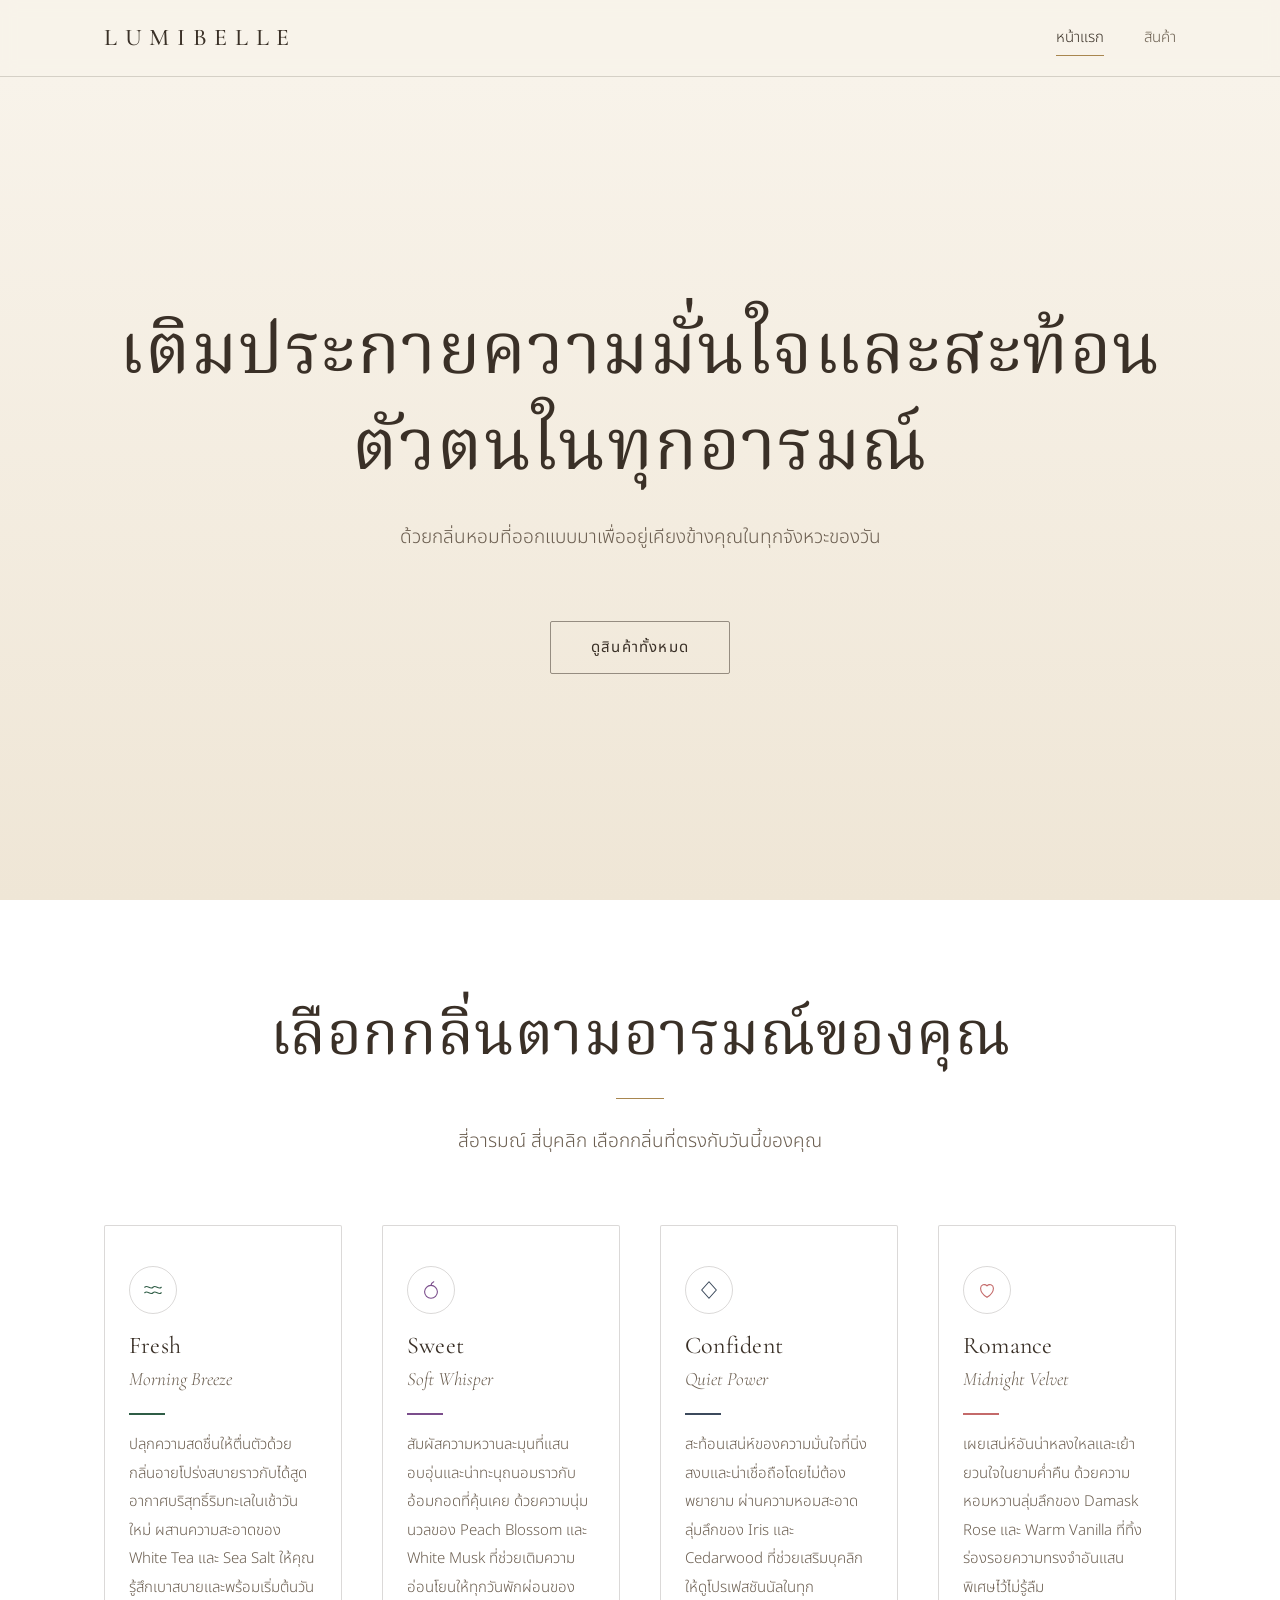
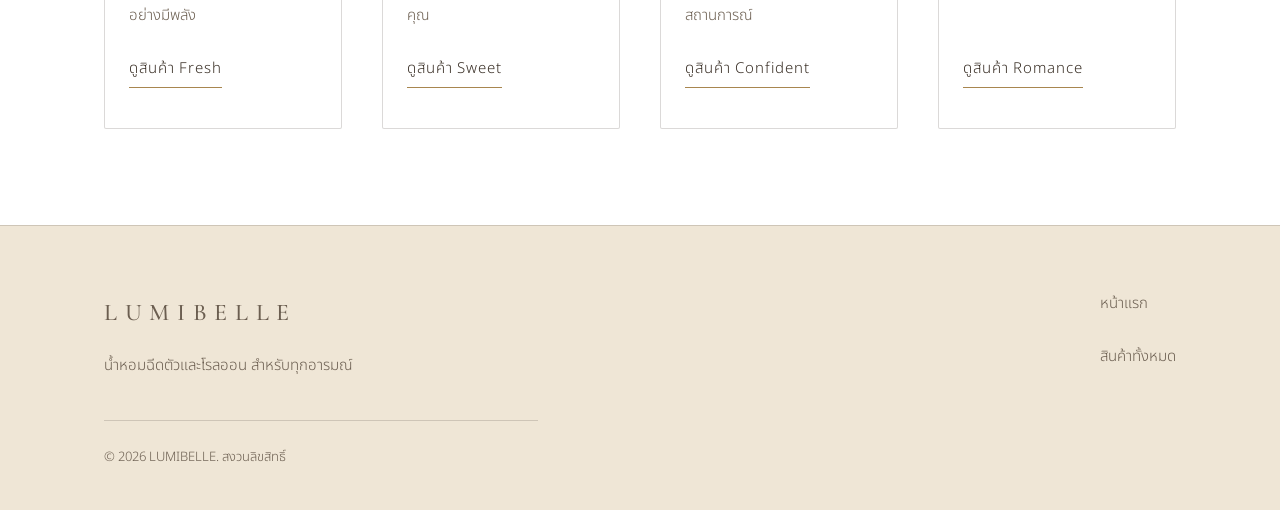
<file: index.html>
<!DOCTYPE html>
<html lang="th">
<head>
  <meta charset="UTF-8">
  <meta name="viewport" content="width=device-width, initial-scale=1">
  <title>LUMIBELLE — น้ำหอมฉีดตัวสำหรับทุกอารมณ์</title>
  <meta name="description" content="LUMIBELLE น้ำหอมฉีดตัวและโรลออน 4 อารมณ์ Fresh, Sweet, Confident และ Romance">
  <link rel="stylesheet" href="style.css">
  <style>
    /* Page-specific touches (home) */
    .hero--full {
      display: flex;
      align-items: center;
      justify-content: center;
      min-height: calc(100vh - 77px);
      min-height: calc(100svh - 77px);
      padding: var(--space-6) 0;
      text-align: center;
    }

    .hero--full h1 {
      max-width: 16em;
      margin: 0 auto var(--space-3);
      font-size: clamp(2.25rem, 1.4rem + 3.8vw, 4.5rem);
      line-height: 1.35;
    }

    .hero--full .lead {
      max-width: 36em;
      margin: 0 auto var(--space-5);
    }

    .mood-card {
      color: inherit;
    }

    .mood-card .card__body {
      padding: var(--space-4) var(--space-3);
    }

    .mood-card h3 {
      margin: var(--space-2) 0 0;
    }

    .mood-card__sub {
      margin: 0;
      font-family: var(--font-display);
      font-size: var(--text-lg);
      font-style: italic;
      color: var(--ink-soft);
    }

    .mood-card__text {
      flex: 1;
      margin: 0 0 var(--space-3);
      font-size: var(--text-sm);
      line-height: 1.9;
      color: var(--ink-soft);
    }

    .mood-card .link-line {
      align-self: flex-start;
    }

    .mood-card:hover .link-line {
      color: var(--accent-deep);
      border-color: var(--accent-deep);
    }
  </style>
</head>
<body>

  <header class="site-header">
    <div class="container site-header__inner">
      <a class="brand" href="index.html">Lumibelle</a>
      <nav class="nav" aria-label="เมนูหลัก">
        <a href="index.html" aria-current="page">หน้าแรก</a>
        <a href="product.html">สินค้า</a>
      </nav>
    </div>
  </header>

  <main>
    <!-- Hero -->
    <section class="hero hero--full">
      <div class="container">
        <h1>เติมประกายความมั่นใจและสะท้อนตัวตนในทุกอารมณ์</h1>
        <p class="lead">ด้วยกลิ่นหอมที่ออกแบบมาเพื่ออยู่เคียงข้างคุณในทุกจังหวะของวัน</p>
        <a class="btn" href="product.html">ดูสินค้าทั้งหมด</a>
      </div>
    </section>

    <!-- Moods -->
    <section class="section section--white" id="moods">
      <div class="container">
        <div class="section-head text-center">
          <h2>เลือกกลิ่นตามอารมณ์ของคุณ</h2>
          <hr class="divider">
          <p class="lead">สี่อารมณ์ สี่บุคลิก เลือกกลิ่นที่ตรงกับวันนี้ของคุณ</p>
        </div>

        <div class="grid grid--4">

          <a class="card mood-card mood mood--fresh" href="product.html?mood=fresh">
            <div class="card__body">
              <span class="mood-icon" aria-hidden="true">
                <svg width="22" height="22" viewBox="0 0 24 24" fill="none" stroke="currentColor" stroke-width="1.2" stroke-linecap="round" stroke-linejoin="round"><path d="M3 9c3-3 6 3 9 0s6 3 9 0M3 15c3-3 6 3 9 0s6 3 9 0"/></svg>
              </span>
              <h3>Fresh</h3>
              <p class="mood-card__sub">Morning Breeze</p>
              <span class="mood-rule"></span>
              <p class="mood-card__text">ปลุกความสดชื่นให้ตื่นตัวด้วยกลิ่นอายโปร่งสบายราวกับได้สูดอากาศบริสุทธิ์ริมทะเลในเช้าวันใหม่ ผสานความสะอาดของ White Tea และ Sea Salt ให้คุณรู้สึกเบาสบายและพร้อมเริ่มต้นวันอย่างมีพลัง</p>
              <span class="link-line">ดูสินค้า Fresh</span>
            </div>
          </a>

          <a class="card mood-card mood mood--sweet" href="product.html?mood=sweet">
            <div class="card__body">
              <span class="mood-icon" aria-hidden="true">
                <svg width="22" height="22" viewBox="0 0 24 24" fill="none" stroke="currentColor" stroke-width="1.2" stroke-linecap="round" stroke-linejoin="round"><path d="M12 21a7 7 0 1 0 0-14 7 7 0 0 0 0 14z"/><path d="M12 7c0-2 1-3 3-4"/></svg>
              </span>
              <h3>Sweet</h3>
              <p class="mood-card__sub">Soft Whisper</p>
              <span class="mood-rule"></span>
              <p class="mood-card__text">สัมผัสความหวานละมุนที่แสนอบอุ่นและน่าทะนุถนอมราวกับอ้อมกอดที่คุ้นเคย ด้วยความนุ่มนวลของ Peach Blossom และ White Musk ที่ช่วยเติมความอ่อนโยนให้ทุกวันพักผ่อนของคุณ</p>
              <span class="link-line">ดูสินค้า Sweet</span>
            </div>
          </a>

          <a class="card mood-card mood mood--confident" href="product.html?mood=confident">
            <div class="card__body">
              <span class="mood-icon" aria-hidden="true">
                <svg width="22" height="22" viewBox="0 0 24 24" fill="none" stroke="currentColor" stroke-width="1.2" stroke-linecap="round" stroke-linejoin="round"><path d="M12 3l8 9-8 9-8-9z"/></svg>
              </span>
              <h3>Confident</h3>
              <p class="mood-card__sub">Quiet Power</p>
              <span class="mood-rule"></span>
              <p class="mood-card__text">สะท้อนเสน่ห์ของความมั่นใจที่นิ่งสงบและน่าเชื่อถือโดยไม่ต้องพยายาม ผ่านความหอมสะอาดลุ่มลึกของ Iris และ Cedarwood ที่ช่วยเสริมบุคลิกให้ดูโปรเฟสชันนัลในทุกสถานการณ์</p>
              <span class="link-line">ดูสินค้า Confident</span>
            </div>
          </a>

          <a class="card mood-card mood mood--romance" href="product.html?mood=romance">
            <div class="card__body">
              <span class="mood-icon" aria-hidden="true">
                <svg width="22" height="22" viewBox="0 0 24 24" fill="none" stroke="currentColor" stroke-width="1.2" stroke-linecap="round" stroke-linejoin="round"><path d="M12 20s-7-4.5-7-10a4 4 0 0 1 7-2.5A4 4 0 0 1 19 10c0 5.500-7 10-7 10z"/></svg>
              </span>
              <h3>Romance</h3>
              <p class="mood-card__sub">Midnight Velvet</p>
              <span class="mood-rule"></span>
              <p class="mood-card__text">เผยเสน่ห์อันน่าหลงใหลและเย้ายวนใจในยามค่ำคืน ด้วยความหอมหวานลุ่มลึกของ Damask Rose และ Warm Vanilla ที่ทิ้งร่องรอยความทรงจำอันแสนพิเศษไว้ไม่รู้ลืม</p>
              <span class="link-line">ดูสินค้า Romance</span>
            </div>
          </a>

        </div>
      </div>
    </section>
  </main>

  <footer class="site-footer">
    <div class="container">
      <div class="site-footer__inner">
        <div>
          <span class="brand">Lumibelle</span>
          <p class="mt-2 mb-0">น้ำหอมฉีดตัวและโรลออน สำหรับทุกอารมณ์</p>
        </div>
        <nav class="stack" aria-label="เมนูท้ายหน้า">
          <div><a href="index.html">หน้าแรก</a></div>
          <div><a href="product.html">สินค้าทั้งหมด</a></div>
        </nav>
      </div>
      <p class="site-footer__copy mb-0">&copy; 2026 LUMIBELLE. สงวนลิขสิทธิ์</p>
    </div>
  </footer>

  <script src="script.js"></script>
</body>
</html>
</file>
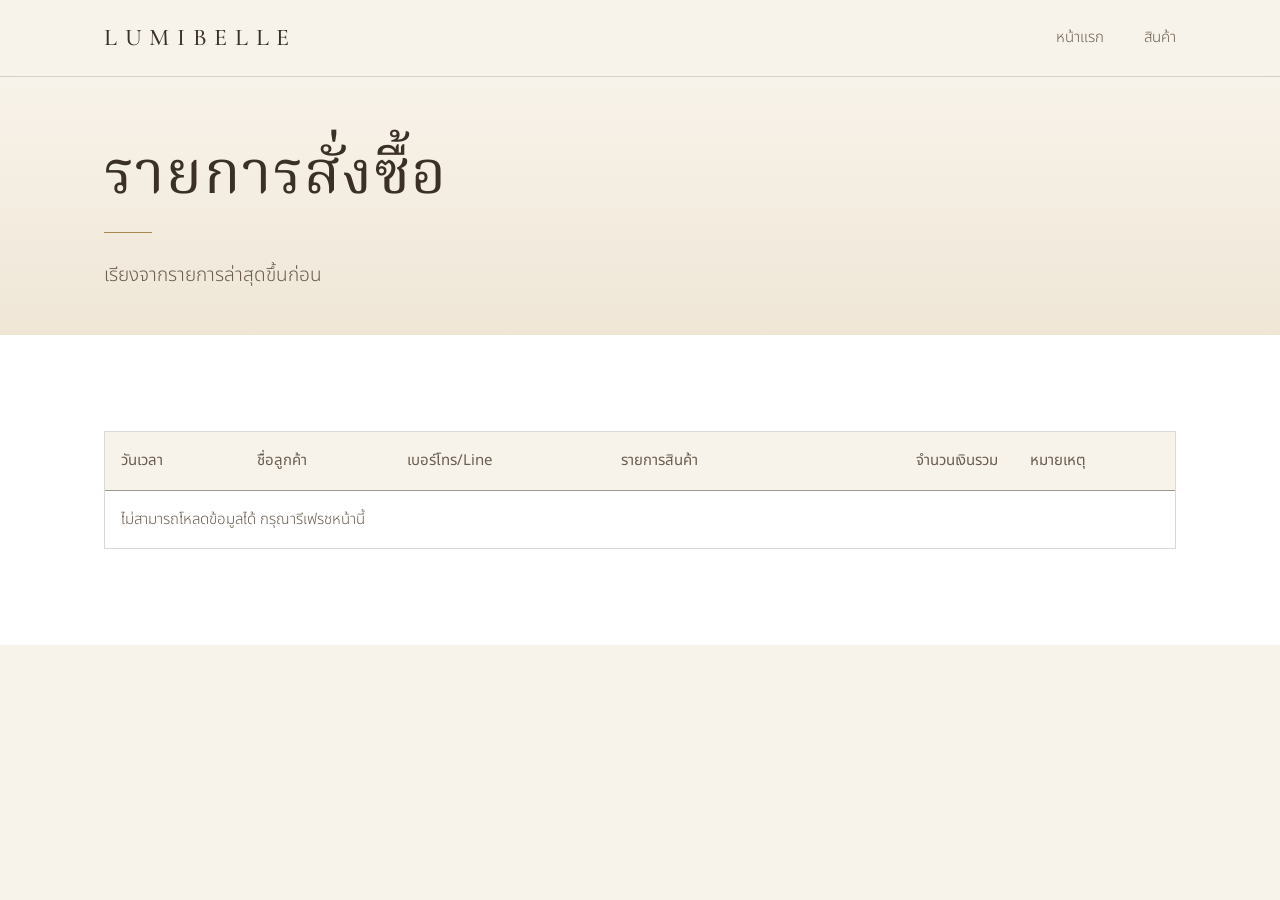
<file: admin.html>
<!DOCTYPE html>
<html lang="th">
<head>
  <meta charset="UTF-8">
  <meta name="viewport" content="width=device-width, initial-scale=1">
  <title>รายการสั่งซื้อ — LUMIBELLE Admin</title>
  <meta name="robots" content="noindex, nofollow">
  <link rel="stylesheet" href="style.css">
  <style>
    /* Page-specific touches (admin) */
    .page-head {
      padding: var(--space-5) 0 var(--space-4);
      background: linear-gradient(180deg, var(--cream) 0%, var(--cream-deep) 100%);
    }

    .page-head h1 {
      margin-bottom: 0;
      font-size: var(--text-3xl);
    }

    .table-wrap {
      overflow-x: auto;
      border: 1px solid var(--line);
      background: var(--white);
    }

    #ordersTable {
      width: 100%;
      min-width: 760px;
      border-collapse: collapse;
      font-size: var(--text-sm);
      line-height: 1.7;
    }

    #ordersTable th,
    #ordersTable td {
      padding: var(--space-2);
      text-align: left;
      vertical-align: top;
      border-bottom: 1px solid var(--line);
    }

    #ordersTable thead th {
      font-weight: 400;
      color: var(--ink-soft);
      white-space: nowrap;
      background: var(--cream);
      border-bottom: 1px solid var(--line-strong);
    }

    #ordersTable tbody tr:last-child td {
      border-bottom: 0;
    }

    #ordersTable tbody tr:hover td {
      background: var(--cream);
    }

    #ordersTable td:nth-child(1) {
      white-space: nowrap;
    }

    #ordersTable td:nth-child(5) {
      white-space: nowrap;
      text-align: right;
    }

    #ordersTable th:nth-child(5) {
      text-align: right;
    }

    #ordersTable td:nth-child(4),
    #ordersTable td:nth-child(6) {
      white-space: pre-line;
    }
  </style>
</head>
<body>

  <header class="site-header">
    <div class="container site-header__inner">
      <a class="brand" href="index.html">Lumibelle</a>
      <nav class="nav" aria-label="เมนูหลัก">
        <a href="index.html">หน้าแรก</a>
        <a href="product.html">สินค้า</a>
      </nav>
    </div>
  </header>

  <main>
    <section class="page-head">
      <div class="container">
        <h1>รายการสั่งซื้อ</h1>
        <hr class="divider">
        <p class="lead mb-0">เรียงจากรายการล่าสุดขึ้นก่อน</p>
      </div>
    </section>

    <section class="section section--white">
      <div class="container">
        <div class="table-wrap">
          <table id="ordersTable">
            <thead>
              <tr>
                <th scope="col">วันเวลา</th>
                <th scope="col">ชื่อลูกค้า</th>
                <th scope="col">เบอร์โทร/Line</th>
                <th scope="col">รายการสินค้า</th>
                <th scope="col">จำนวนเงินรวม</th>
                <th scope="col">หมายเหตุ</th>
              </tr>
            </thead>
            <tbody></tbody>
          </table>
        </div>
      </div>
    </section>
  </main>

  <script src="script.js"></script>
</body>
</html>
</file>
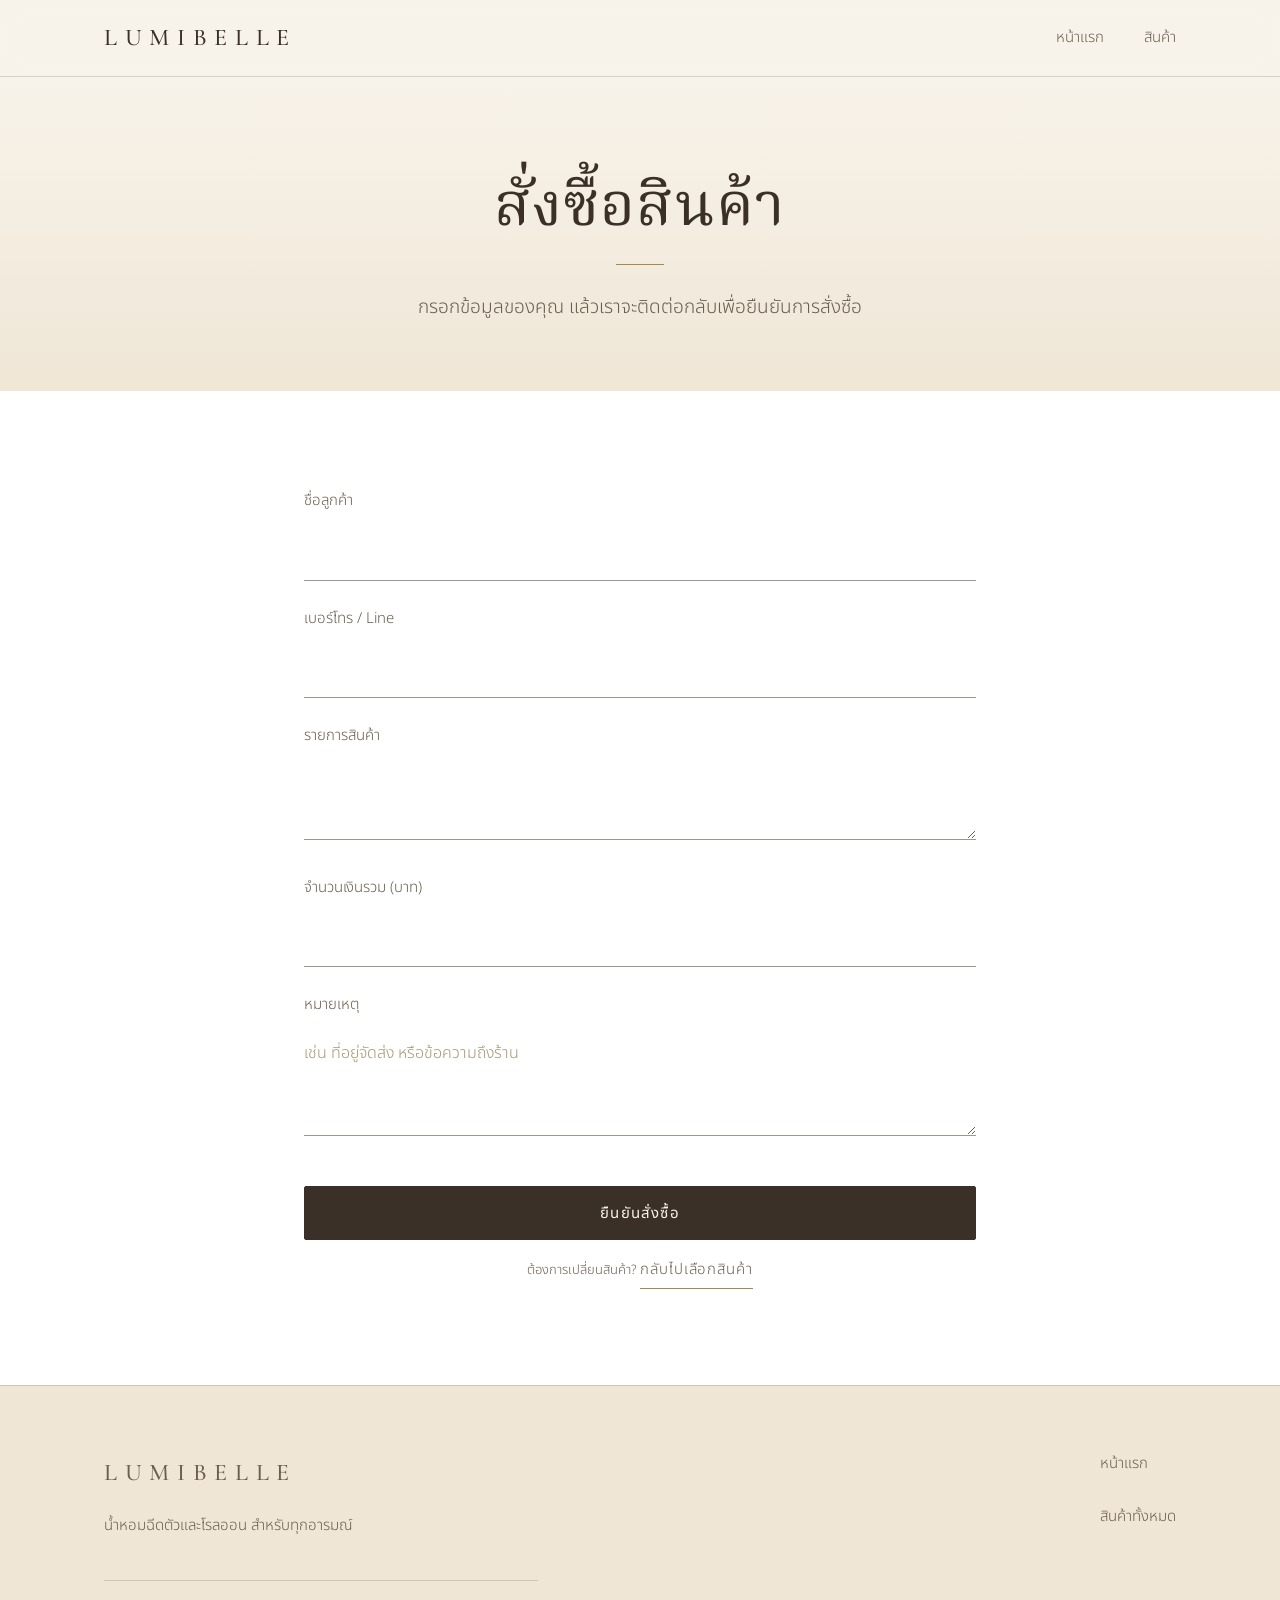
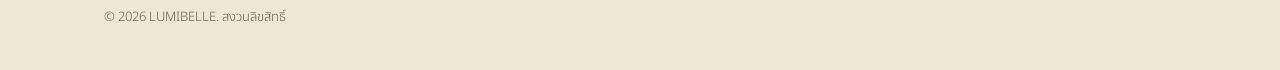
<file: order.html>
<!DOCTYPE html>
<html lang="th">
<head>
  <meta charset="UTF-8">
  <meta name="viewport" content="width=device-width, initial-scale=1">
  <title>สั่งซื้อสินค้า — LUMIBELLE</title>
  <meta name="description" content="กรอกข้อมูลเพื่อสั่งซื้อสินค้า LUMIBELLE">
  <link rel="stylesheet" href="style.css">
  <style>
    /* Page-specific touches (order) */
    .page-head {
      padding: var(--space-6) 0 var(--space-5);
      background: linear-gradient(180deg, var(--cream) 0%, var(--cream-deep) 100%);
    }

    .page-head h1 {
      margin-bottom: 0;
      font-size: var(--text-3xl);
    }

    .page-head .lead {
      margin-bottom: 0;
    }

    textarea.input {
      resize: vertical;
      min-height: 3.5rem;
      line-height: 1.7;
    }

    .form-actions {
      margin-top: var(--space-4);
    }

    .form-actions p {
      max-width: none;
      margin: var(--space-2) 0 0;
      font-size: var(--text-xs);
      text-align: center;
      color: var(--ink-soft);
    }
  </style>
</head>
<body>

  <header class="site-header">
    <div class="container site-header__inner">
      <a class="brand" href="index.html">Lumibelle</a>
      <nav class="nav" aria-label="เมนูหลัก">
        <a href="index.html">หน้าแรก</a>
        <a href="product.html">สินค้า</a>
      </nav>
    </div>
  </header>

  <main>
    <section class="page-head text-center">
      <div class="container">
        <h1>สั่งซื้อสินค้า</h1>
        <hr class="divider">
        <p class="lead">กรอกข้อมูลของคุณ แล้วเราจะติดต่อกลับเพื่อยืนยันการสั่งซื้อ</p>
      </div>
    </section>

    <section class="section section--white">
      <div class="container container--narrow">
        <form id="orderForm">

          <div class="field">
            <label for="customerName">ชื่อลูกค้า</label>
            <input class="input" type="text" id="customerName" name="customerName" autocomplete="name" required>
          </div>

          <div class="field">
            <label for="contact">เบอร์โทร / Line</label>
            <input class="input" type="text" id="contact" name="contact" autocomplete="tel" required>
          </div>

          <div class="field">
            <label for="items">รายการสินค้า</label>
            <textarea class="input" id="items" name="items" rows="2" required></textarea>
          </div>

          <div class="field">
            <label for="total">จำนวนเงินรวม (บาท)</label>
            <input class="input" type="text" id="total" name="total" inputmode="numeric" required>
          </div>

          <div class="field">
            <label for="note">หมายเหตุ</label>
            <textarea class="input" id="note" name="note" rows="3" placeholder="เช่น ที่อยู่จัดส่ง หรือข้อความถึงร้าน"></textarea>
          </div>

          <div class="form-actions">
            <button class="btn btn--solid btn--block" type="submit">ยืนยันสั่งซื้อ</button>
            <p>ต้องการเปลี่ยนสินค้า? <a class="link-line" href="product.html">กลับไปเลือกสินค้า</a></p>
          </div>

        </form>
      </div>
    </section>
  </main>

  <footer class="site-footer">
    <div class="container">
      <div class="site-footer__inner">
        <div>
          <span class="brand">Lumibelle</span>
          <p class="mt-2 mb-0">น้ำหอมฉีดตัวและโรลออน สำหรับทุกอารมณ์</p>
        </div>
        <nav class="stack" aria-label="เมนูท้ายหน้า">
          <div><a href="index.html">หน้าแรก</a></div>
          <div><a href="product.html">สินค้าทั้งหมด</a></div>
        </nav>
      </div>
      <p class="site-footer__copy mb-0">&copy; 2026 LUMIBELLE. สงวนลิขสิทธิ์</p>
    </div>
  </footer>

  <script src="script.js"></script>
</body>
</html>
</file>
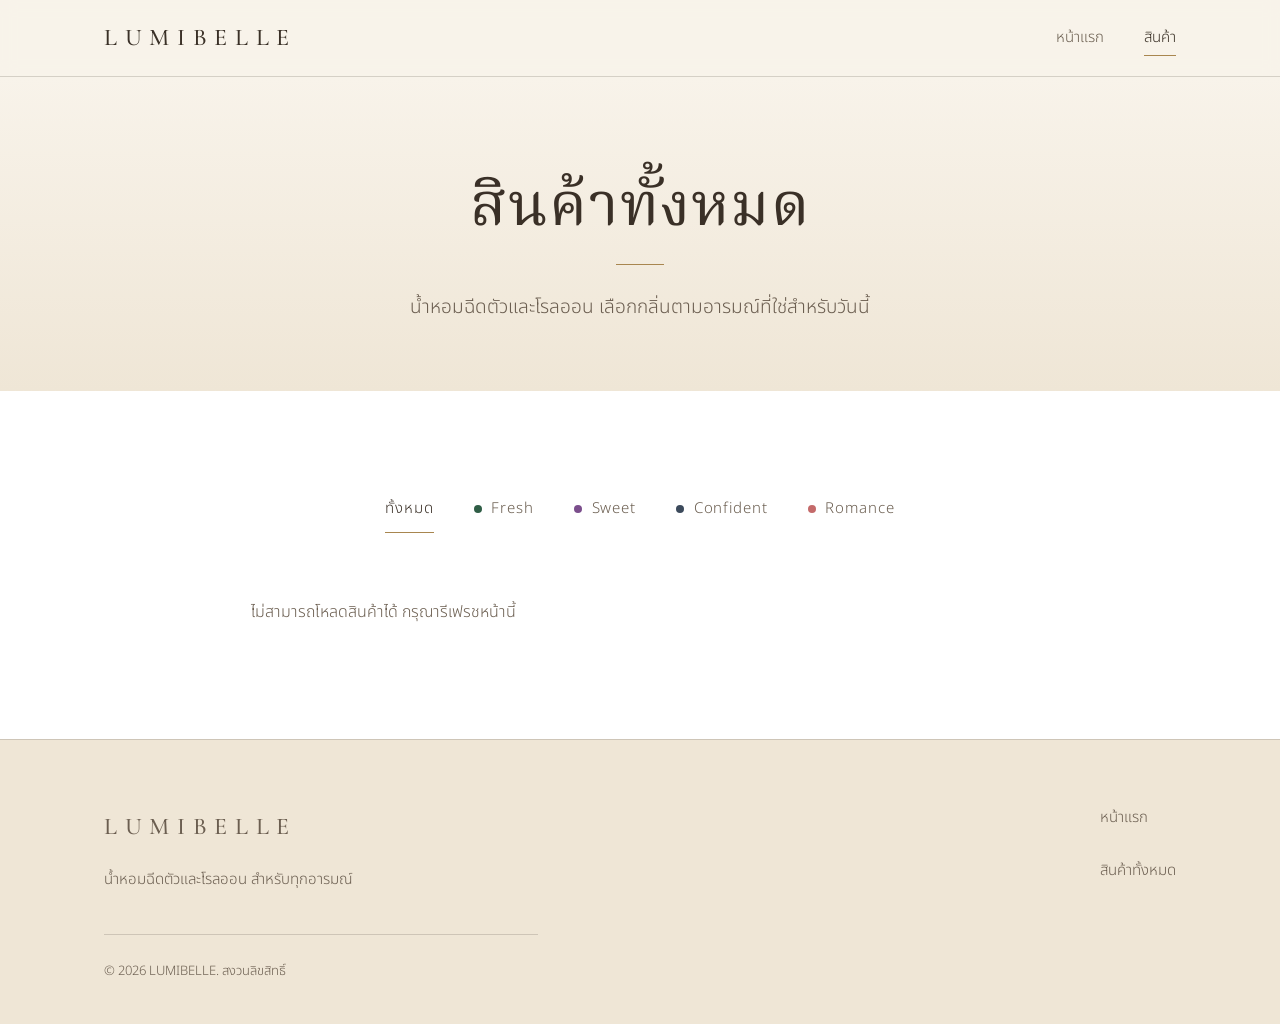
<file: product.html>
<!DOCTYPE html>
<html lang="th">
<head>
  <meta charset="UTF-8">
  <meta name="viewport" content="width=device-width, initial-scale=1">
  <title>สินค้าทั้งหมด — LUMIBELLE</title>
  <meta name="description" content="น้ำหอมฉีดตัวและโรลออน LUMIBELLE เลือกกรองตามอารมณ์ Fresh, Sweet, Confident และ Romance">
  <link rel="stylesheet" href="style.css">
  <style>
    /* Page-specific touches (products) */
    .page-head {
      padding: var(--space-6) 0 var(--space-5);
      background: linear-gradient(180deg, var(--cream) 0%, var(--cream-deep) 100%);
    }

    .page-head h1 {
      margin-bottom: 0;
      font-size: var(--text-3xl);
    }

    .page-head .lead {
      margin-bottom: 0;
    }

    #product-list > p {
      grid-column: 1 / -1;
      text-align: center;
    }
  </style>
</head>
<body>

  <header class="site-header">
    <div class="container site-header__inner">
      <a class="brand" href="index.html">Lumibelle</a>
      <nav class="nav" aria-label="เมนูหลัก">
        <a href="index.html">หน้าแรก</a>
        <a href="product.html" aria-current="page">สินค้า</a>
      </nav>
    </div>
  </header>

  <main>
    <section class="page-head text-center">
      <div class="container">
        <h1>สินค้าทั้งหมด</h1>
        <hr class="divider">
        <p class="lead">น้ำหอมฉีดตัวและโรลออน เลือกกลิ่นตามอารมณ์ที่ใช่สำหรับวันนี้</p>
      </div>
    </section>

    <section class="section section--white">
      <div class="container">
        <!-- Rendered by script.js -->
        <div id="filter-bar" role="group" aria-label="กรองสินค้าตามอารมณ์"></div>
        <div id="product-list" aria-live="polite"></div>
        <noscript>
          <p class="text-center muted">กรุณาเปิดใช้งาน JavaScript เพื่อดูรายการสินค้า</p>
        </noscript>
      </div>
    </section>
  </main>

  <footer class="site-footer">
    <div class="container">
      <div class="site-footer__inner">
        <div>
          <span class="brand">Lumibelle</span>
          <p class="mt-2 mb-0">น้ำหอมฉีดตัวและโรลออน สำหรับทุกอารมณ์</p>
        </div>
        <nav class="stack" aria-label="เมนูท้ายหน้า">
          <div><a href="index.html">หน้าแรก</a></div>
          <div><a href="product.html">สินค้าทั้งหมด</a></div>
        </nav>
      </div>
      <p class="site-footer__copy mb-0">&copy; 2026 LUMIBELLE. สงวนลิขสิทธิ์</p>
    </div>
  </footer>

  <script src="script.js"></script>
</body>
</html>
</file>
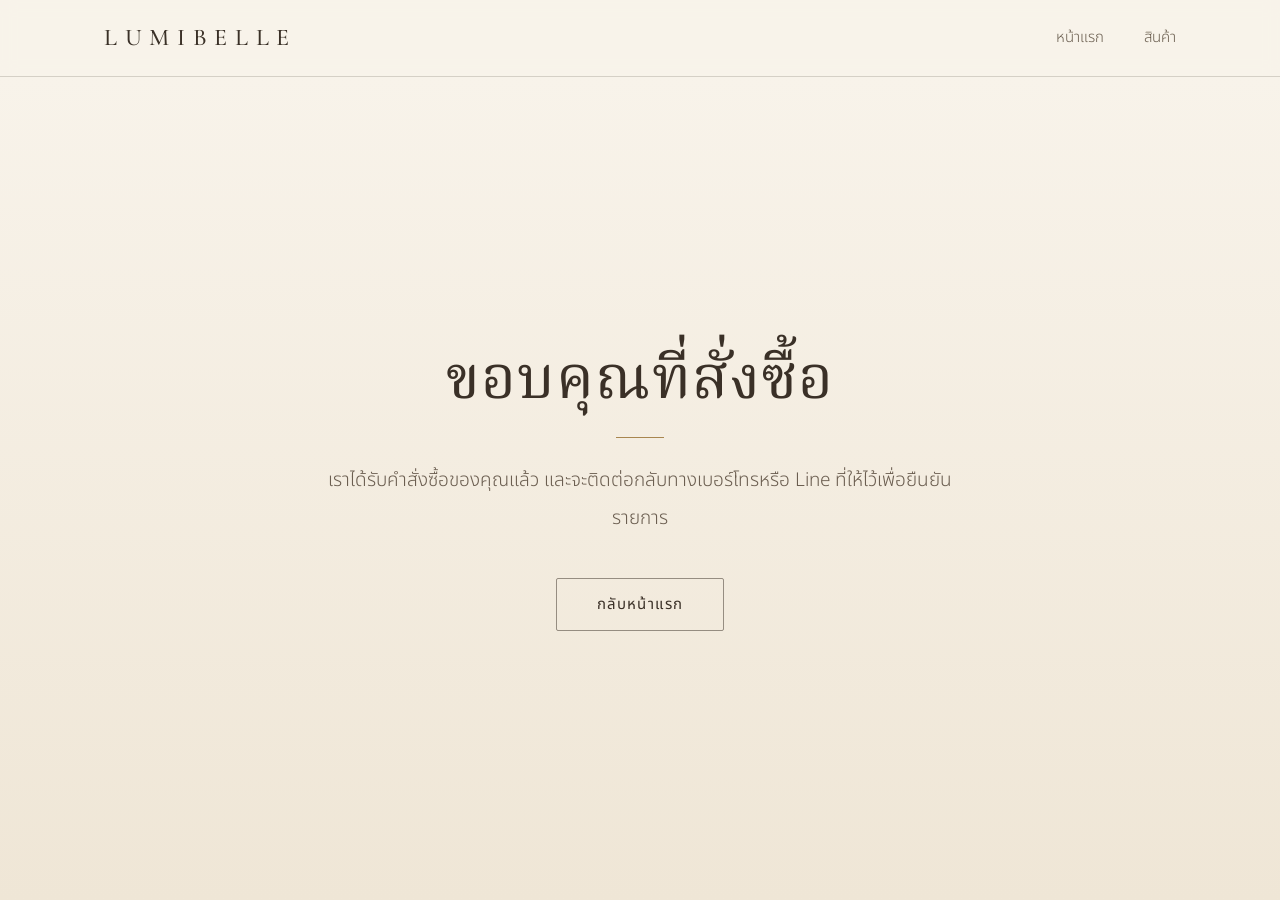
<file: thankyou.html>
<!DOCTYPE html>
<html lang="th">
<head>
  <meta charset="UTF-8">
  <meta name="viewport" content="width=device-width, initial-scale=1">
  <title>ขอบคุณที่สั่งซื้อ — LUMIBELLE</title>
  <meta name="robots" content="noindex">
  <link rel="stylesheet" href="style.css">
  <style>
    /* Page-specific touches (thank you) */
    .thanks {
      display: flex;
      align-items: center;
      justify-content: center;
      min-height: calc(100vh - 77px);
      min-height: calc(100svh - 77px);
      padding: var(--space-6) 0;
      background: linear-gradient(180deg, var(--cream) 0%, var(--cream-deep) 100%);
    }

    .thanks h1 {
      font-size: var(--text-3xl);
    }

    .thanks .lead {
      margin-bottom: var(--space-4);
    }
  </style>
</head>
<body>

  <header class="site-header">
    <div class="container site-header__inner">
      <a class="brand" href="index.html">Lumibelle</a>
      <nav class="nav" aria-label="เมนูหลัก">
        <a href="index.html">หน้าแรก</a>
        <a href="product.html">สินค้า</a>
      </nav>
    </div>
  </header>

  <main class="thanks">
    <div class="container container--narrow text-center">
      <h1>ขอบคุณที่สั่งซื้อ</h1>
      <hr class="divider">
      <p class="lead">เราได้รับคำสั่งซื้อของคุณแล้ว และจะติดต่อกลับทางเบอร์โทรหรือ Line ที่ให้ไว้เพื่อยืนยันรายการ</p>
      <a class="btn" href="index.html">กลับหน้าแรก</a>
    </div>
  </main>

</body>
</html>
</file>
<file: style.css>
/* ==========================================================================
   LUMIBELLE — Premium minimal theme
   Palette: white / cream / deep beige, bronze-gold accent
   Type: Cormorant Garamond (display) + Noto Serif Thai (Thai headings)
         + Noto Sans Thai (body)
   ========================================================================== */

@import url("https://fonts.googleapis.com/css2?family=Cormorant+Garamond:ital,wght@0,400;0,500;0,600;1,400&family=Noto+Sans+Thai:wght@300;400;500&family=Noto+Serif+Thai:wght@300;400;500&display=swap");

/* ---------- Design tokens ---------- */
:root {
  /* Base */
  --white: #ffffff;
  --cream: #f8f3ea;
  --cream-deep: #efe6d6;
  --beige: #d8c9b0;
  --beige-deep: #a99677;
  --ink: #3a3027;
  --ink-soft: #6b5e50;

  /* Accent: soft bronze / gold */
  --accent: #a8864f;
  --accent-deep: #8a6c3b;
  --accent-soft: #cdb78d;

  /* Lines */
  --line: rgba(58, 48, 39, 0.18);
  --line-strong: rgba(58, 48, 39, 0.5);

  /* Mood colors (use only as small touches) */
  --mood-fresh: #2f5d46;
  --mood-sweet: #7b4e8c;
  --mood-confident: #3c4a5c;
  --mood-romance: #c46a6a;

  /* Type */
  --font-display: "Cormorant Garamond", "Noto Serif Thai", Georgia, "Times New Roman", serif;
  --font-heading: "Cormorant Garamond", "Noto Serif Thai", Georgia, serif;
  --font-body: "Noto Sans Thai", "Helvetica Neue", Arial, sans-serif;

  /* Type scale */
  --text-xs: 0.8125rem;
  --text-sm: 0.9375rem;
  --text-base: 1rem;
  --text-lg: 1.1875rem;
  --text-xl: 1.5rem;
  --text-2xl: clamp(1.75rem, 1.4rem + 1.4vw, 2.5rem);
  --text-3xl: clamp(2.25rem, 1.6rem + 2.8vw, 3.75rem);
  --text-hero: clamp(2.75rem, 1.8rem + 4.5vw, 5.5rem);

  /* Spacing */
  --space-1: 0.5rem;
  --space-2: 1rem;
  --space-3: 1.5rem;
  --space-4: 2.5rem;
  --space-5: 4rem;
  --space-6: 6rem;
  --space-7: 9rem;

  --container: 1120px;
  --container-narrow: 720px;
  --radius: 2px;
  --ease: cubic-bezier(0.22, 0.61, 0.36, 1);
}

/* ---------- Reset ---------- */
*,
*::before,
*::after {
  box-sizing: border-box;
}

html {
  scroll-behavior: smooth;
  -webkit-text-size-adjust: 100%;
}

body {
  margin: 0;
  font-family: var(--font-body);
  font-size: var(--text-base);
  font-weight: 300;
  line-height: 1.9;
  color: var(--ink);
  background: var(--cream);
  -webkit-font-smoothing: antialiased;
  text-rendering: optimizeLegibility;
}

img,
picture,
svg {
  display: block;
  max-width: 100%;
}

img {
  height: auto;
}

a {
  color: inherit;
  text-decoration: none;
}

ul,
ol {
  margin: 0;
  padding: 0;
  list-style: none;
}

button,
input,
select,
textarea {
  font: inherit;
  color: inherit;
}

button {
  cursor: pointer;
}

:focus-visible {
  outline: 1px solid var(--accent-deep);
  outline-offset: 4px;
}

::selection {
  background: var(--accent-soft);
  color: var(--ink);
}

/* ---------- Typography ---------- */
h1,
h2,
h3,
h4 {
  margin: 0 0 var(--space-2);
  font-family: var(--font-heading);
  font-weight: 400;
  line-height: 1.3;
  letter-spacing: 0.01em;
  color: var(--ink);
}

h1 {
  font-family: var(--font-display);
  font-size: var(--text-hero);
  line-height: 1.12;
  letter-spacing: 0.02em;
}

h2 {
  font-size: var(--text-3xl);
}

h3 {
  font-size: var(--text-xl);
}

h4 {
  font-size: var(--text-lg);
}

p {
  margin: 0 0 var(--space-2);
  max-width: 62ch;
}

.lead {
  font-size: var(--text-lg);
  color: var(--ink-soft);
  line-height: 2;
}

.text-center {
  text-align: center;
}

.text-center p,
.text-center .lead {
  margin-left: auto;
  margin-right: auto;
}

.muted {
  color: var(--ink-soft);
}

.brand {
  font-family: var(--font-display);
  font-weight: 500;
  font-size: 1.5rem;
  letter-spacing: 0.32em;
  text-transform: uppercase;
}

/* ---------- Layout ---------- */
.container {
  width: 100%;
  max-width: var(--container);
  margin: 0 auto;
  padding: 0 var(--space-3);
}

.container--narrow {
  max-width: var(--container-narrow);
}

.section {
  padding: var(--space-6) 0;
}

.section--white {
  background: var(--white);
}

.section--cream-deep {
  background: var(--cream-deep);
}

.section-head {
  margin-bottom: var(--space-5);
}

.divider {
  width: 48px;
  height: 1px;
  margin: var(--space-3) 0;
  border: 0;
  background: var(--accent);
}

.text-center .divider {
  margin-left: auto;
  margin-right: auto;
}

.grid {
  display: grid;
  gap: var(--space-4);
}

.grid--2 {
  grid-template-columns: repeat(2, 1fr);
}

.grid--3 {
  grid-template-columns: repeat(3, 1fr);
}

.grid--4 {
  grid-template-columns: repeat(4, 1fr);
}

.stack > * + * {
  margin-top: var(--space-3);
}

/* ---------- Header / Nav ---------- */
.site-header {
  position: sticky;
  top: 0;
  z-index: 50;
  background: rgba(248, 243, 234, 0.92);
  backdrop-filter: blur(8px);
  border-bottom: 1px solid var(--line);
}

.site-header__inner {
  display: flex;
  align-items: center;
  justify-content: space-between;
  min-height: 76px;
}

.nav {
  display: flex;
  align-items: center;
  gap: var(--space-4);
  font-size: var(--text-sm);
}

.nav a {
  position: relative;
  padding: 0.25rem 0;
  color: var(--ink-soft);
  transition: color 0.3s var(--ease);
}

.nav a::after {
  content: "";
  position: absolute;
  left: 0;
  bottom: 0;
  width: 100%;
  height: 1px;
  background: var(--accent);
  transform: scaleX(0);
  transform-origin: left;
  transition: transform 0.35s var(--ease);
}

.nav a:hover,
.nav a[aria-current="page"] {
  color: var(--ink);
}

.nav a:hover::after,
.nav a[aria-current="page"]::after {
  transform: scaleX(1);
}

/* ---------- Buttons ---------- */
.btn {
  display: inline-flex;
  align-items: center;
  justify-content: center;
  padding: 0.95rem 2.5rem;
  font-size: var(--text-sm);
  font-weight: 400;
  letter-spacing: 0.08em;
  line-height: 1.4;
  color: var(--ink);
  background: transparent;
  border: 1px solid var(--line-strong);
  border-radius: var(--radius);
  transition: background 0.35s var(--ease), color 0.35s var(--ease),
    border-color 0.35s var(--ease);
}

.btn:hover {
  background: var(--ink);
  color: var(--cream);
  border-color: var(--ink);
}

.btn--solid {
  background: var(--ink);
  color: var(--cream);
  border-color: var(--ink);
}

.btn--solid:hover {
  background: var(--accent-deep);
  border-color: var(--accent-deep);
  color: var(--white);
}

.btn--block {
  width: 100%;
}

.link-line {
  display: inline-block;
  padding-bottom: 0.25rem;
  border-bottom: 1px solid var(--accent);
  font-size: var(--text-sm);
  letter-spacing: 0.06em;
  transition: color 0.3s var(--ease), border-color 0.3s var(--ease);
}

.link-line:hover {
  color: var(--accent-deep);
  border-color: var(--accent-deep);
}

/* ---------- Hero ---------- */
.hero {
  padding: var(--space-7) 0 var(--space-6);
  background: linear-gradient(180deg, var(--cream) 0%, var(--cream-deep) 100%);
}

.hero__inner {
  display: grid;
  grid-template-columns: 1.1fr 0.9fr;
  gap: var(--space-5);
  align-items: center;
}

.hero p {
  margin-bottom: var(--space-4);
}

.hero__media {
  border: 1px solid var(--line);
  padding: var(--space-2);
  background: var(--white);
}

.hero__media img {
  width: 100%;
  aspect-ratio: 4 / 5;
  object-fit: cover;
}

/* ---------- Mood marker (small touch of color only) ---------- */
.mood {
  --mood-color: var(--accent);
}

.mood--fresh {
  --mood-color: var(--mood-fresh);
}

.mood--sweet {
  --mood-color: var(--mood-sweet);
}

.mood--confident {
  --mood-color: var(--mood-confident);
}

.mood--romance {
  --mood-color: var(--mood-romance);
}

/* small dot */
.mood-dot {
  display: inline-block;
  width: 8px;
  height: 8px;
  border-radius: 50%;
  background: var(--mood-color);
  vertical-align: middle;
}

/* short line under a heading */
.mood-rule {
  display: block;
  width: 36px;
  height: 2px;
  margin: var(--space-2) 0;
  background: var(--mood-color);
}

.text-center .mood-rule {
  margin-left: auto;
  margin-right: auto;
}

/* icon container with colored stroke */
.mood-icon {
  display: inline-flex;
  align-items: center;
  justify-content: center;
  width: 48px;
  height: 48px;
  border: 1px solid var(--line);
  border-radius: 50%;
  color: var(--mood-color);
}

/* ---------- Mood selector (tabs/filters) ---------- */
.mood-filter {
  display: flex;
  flex-wrap: wrap;
  justify-content: center;
  gap: var(--space-2) var(--space-4);
  margin-bottom: var(--space-5);
}

.mood-filter button {
  display: inline-flex;
  align-items: center;
  gap: 0.6rem;
  padding: 0.5rem 0;
  font-size: var(--text-sm);
  letter-spacing: 0.06em;
  color: var(--ink-soft);
  background: none;
  border: 0;
  border-bottom: 1px solid transparent;
  transition: color 0.3s var(--ease), border-color 0.3s var(--ease);
}

.mood-filter button:hover {
  color: var(--ink);
}

.mood-filter button.is-active,
.mood-filter button[aria-pressed="true"] {
  color: var(--ink);
  border-bottom-color: var(--mood-color, var(--accent));
}

/* ---------- Product card ---------- */
.product-grid {
  display: grid;
  grid-template-columns: repeat(auto-fill, minmax(240px, 1fr));
  gap: var(--space-4) var(--space-3);
}

.card {
  display: flex;
  flex-direction: column;
  background: var(--white);
  border: 1px solid var(--line);
  border-radius: var(--radius);
  transition: border-color 0.35s var(--ease);
}

.card:hover {
  border-color: var(--line-strong);
}

.card__media {
  background: var(--cream-deep);
  overflow: hidden;
}

.card__media img {
  width: 100%;
  aspect-ratio: 1 / 1;
  object-fit: cover;
}

.card__body {
  display: flex;
  flex-direction: column;
  flex: 1;
  padding: var(--space-3);
}

.card__meta {
  display: flex;
  align-items: center;
  gap: 0.6rem;
  margin-bottom: var(--space-1);
  font-size: var(--text-xs);
  letter-spacing: 0.04em;
  color: var(--ink-soft);
}

.card__title {
  margin-bottom: var(--space-1);
  font-size: var(--text-lg);
  line-height: 1.5;
}

.card__desc {
  flex: 1;
  margin-bottom: var(--space-2);
  font-size: var(--text-sm);
  line-height: 1.85;
  color: var(--ink-soft);
}

.card__foot {
  display: flex;
  align-items: center;
  justify-content: space-between;
  gap: var(--space-2);
  padding-top: var(--space-2);
  border-top: 1px solid var(--line);
}

.price {
  font-family: var(--font-display);
  font-size: var(--text-xl);
  font-weight: 500;
  color: var(--ink);
}

.price small {
  margin-left: 0.2rem;
  font-family: var(--font-body);
  font-size: var(--text-xs);
  font-weight: 300;
  color: var(--ink-soft);
}

/* small badge: thin outline, no fill */
.tag {
  display: inline-block;
  padding: 0.1rem 0.7rem;
  font-size: var(--text-xs);
  line-height: 1.7;
  color: var(--ink-soft);
  border: 1px solid var(--line);
  border-radius: 999px;
}

/* ---------- Mood feature block ---------- */
.mood-block {
  padding: var(--space-4) 0 0;
  border-top: 1px solid var(--line);
}

.mood-block h3 {
  display: flex;
  align-items: center;
  gap: 0.75rem;
  margin-bottom: var(--space-1);
}

/* ---------- Forms ---------- */
.field {
  margin-bottom: var(--space-3);
}

.field label {
  display: block;
  margin-bottom: 0.4rem;
  font-size: var(--text-sm);
  color: var(--ink-soft);
}

.input,
select.input,
textarea.input {
  width: 100%;
  padding: 0.85rem 0;
  font-size: var(--text-base);
  background: transparent;
  border: 0;
  border-bottom: 1px solid var(--line-strong);
  border-radius: 0;
  outline: none;
  transition: border-color 0.3s var(--ease);
}

.input:focus {
  border-bottom-color: var(--accent-deep);
}

.input::placeholder {
  color: var(--beige-deep);
}

/* ---------- Quote / feature strip ---------- */
.quote {
  font-family: var(--font-display);
  font-size: var(--text-2xl);
  font-style: italic;
  line-height: 1.6;
  color: var(--ink);
}

.feature {
  padding-top: var(--space-3);
  border-top: 1px solid var(--line);
}

.feature h4 {
  margin-bottom: 0.5rem;
}

.feature p {
  font-size: var(--text-sm);
  color: var(--ink-soft);
}

/* ---------- Footer ---------- */
.site-footer {
  padding: var(--space-5) 0 var(--space-4);
  font-size: var(--text-sm);
  color: var(--ink-soft);
  background: var(--cream-deep);
  border-top: 1px solid var(--line);
}

.site-footer__inner {
  display: flex;
  flex-wrap: wrap;
  align-items: flex-start;
  justify-content: space-between;
  gap: var(--space-4);
}

.site-footer a:hover {
  color: var(--accent-deep);
}

.site-footer__copy {
  margin-top: var(--space-4);
  padding-top: var(--space-3);
  border-top: 1px solid var(--line);
  font-size: var(--text-xs);
}

/* ---------- Utilities ---------- */
.mt-0 { margin-top: 0; }
.mt-2 { margin-top: var(--space-2); }
.mt-3 { margin-top: var(--space-3); }
.mt-4 { margin-top: var(--space-4); }
.mb-0 { margin-bottom: 0; }
.mb-3 { margin-bottom: var(--space-3); }
.mb-4 { margin-bottom: var(--space-4); }

.visually-hidden {
  position: absolute;
  width: 1px;
  height: 1px;
  margin: -1px;
  padding: 0;
  overflow: hidden;
  clip: rect(0, 0, 0, 0);
  white-space: nowrap;
  border: 0;
}

[hidden] {
  display: none !important;
}

/* ---------- Responsive ---------- */
@media (max-width: 960px) {
  .section {
    padding: var(--space-5) 0;
  }

  .hero {
    padding: var(--space-6) 0 var(--space-5);
  }

  .hero__inner {
    grid-template-columns: 1fr;
    gap: var(--space-4);
  }

  .grid--3,
  .grid--4 {
    grid-template-columns: repeat(2, 1fr);
  }
}

@media (max-width: 640px) {
  :root {
    --space-4: 2rem;
    --space-5: 3rem;
    --space-6: 4rem;
    --space-7: 5rem;
  }

  body {
    line-height: 1.85;
  }

  .container {
    padding: 0 1.25rem;
  }

  .site-header__inner {
    min-height: 64px;
  }

  .brand {
    font-size: 1.25rem;
    letter-spacing: 0.26em;
  }

  .nav {
    gap: var(--space-2);
    font-size: var(--text-xs);
  }

  .grid--2,
  .grid--3,
  .grid--4 {
    grid-template-columns: 1fr;
  }

  .product-grid {
    grid-template-columns: repeat(2, 1fr);
    gap: var(--space-3) var(--space-2);
  }

  .card__body {
    padding: var(--space-2);
  }

  .card__title {
    font-size: var(--text-base);
  }

  .card__desc {
    display: none;
  }

  .card__foot {
    flex-direction: column;
    align-items: stretch;
  }

  .card__foot .btn {
    padding: 0.75rem 1rem;
  }

  .mood-filter {
    gap: var(--space-1) var(--space-3);
  }

  .btn {
    padding: 0.9rem 1.75rem;
  }

  .site-footer__inner {
    flex-direction: column;
  }
}

@media (prefers-reduced-motion: reduce) {
  html {
    scroll-behavior: auto;
  }

  *,
  *::before,
  *::after {
    transition-duration: 0.01ms !important;
    animation-duration: 0.01ms !important;
  }
}
</file>
